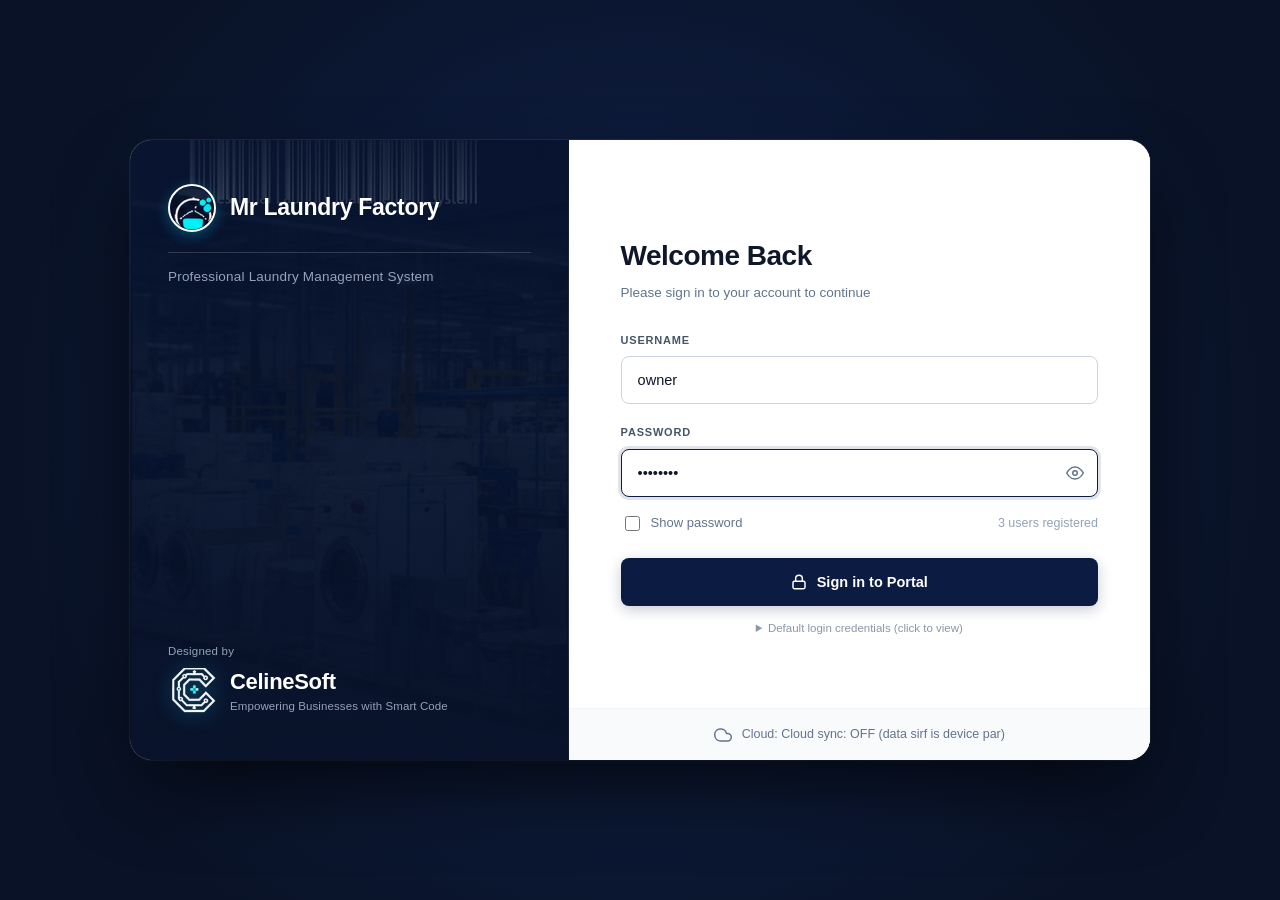
<file: index.html>
<!DOCTYPE html>
<html lang="en">
<head>
  <meta charset="UTF-8" />
  <meta name="viewport" content="width=device-width, initial-scale=1.0" />
  <title>Mr Laundry Factory Portal — Per KG Wash Business</title>
  <link rel="stylesheet" href="assets/css/styles.css" />
  <link rel="icon" href="assets/img/logo.jpeg" />
  <meta name="theme-color" content="#4f7cff" />
</head>
<body>
  <div id="app"></div>
  <div id="toast-container"></div>
  <div id="modal-root"></div>

  <!-- core -->
  <script src="assets/js/utils.js"></script>
  <script src="assets/js/db.js"></script>
  <script src="assets/js/cloud.js"></script>
  <script src="assets/js/biz.js"></script>
  <script src="assets/js/ui.js"></script>

  <!-- pages -->
  <script src="assets/js/pages/auth.js"></script>
  <script src="assets/js/pages/dashboard.js"></script>
  <script src="assets/js/pages/newsales.js"></script>
  <script src="assets/js/pages/sales.js"></script>
  <script src="assets/js/pages/delivery.js"></script>
  <script src="assets/js/pages/customers.js"></script>
  <script src="assets/js/pages/ledger.js"></script>
  <script src="assets/js/pages/products.js"></script>
  <script src="assets/js/pages/expenses.js"></script>
  <script src="assets/js/pages/purchases.js"></script>
  <script src="assets/js/pages/vendors.js"></script>
  <script src="assets/js/pages/employees.js"></script>
  <script src="assets/js/pages/drawings.js"></script>
  <script src="assets/js/pages/branches.js"></script>
  <script src="assets/js/pages/reports.js"></script>
  <script src="assets/js/pages/users.js"></script>
  <script src="assets/js/pages/settings.js"></script>

  <!-- router (sab pages ke baad) -->
  <script src="assets/js/app.js"></script>
</body>
</html>
</file>
<file: assets/css/styles.css>
/* ============================================================
   MR LAUNDRY FACTORY PORTAL — STYLESHEET
   Light + Dark theme · Sidebar shell · Cards · Tables · Modals
   ============================================================ */

:root {
  --brand: #4f7cff;
  --brand-2: #7c5cff;
  --brand-soft: #eef3ff;
  --bg: #f4f6fb;
  --surface: #ffffff;
  --surface-2: #f8fafc;
  --surface-3: #eff2f9;
  --border: #e4e8f1;
  --border-strong: #d3d9e6;
  --text: #101828;
  --text-2: #5a6577;
  --text-3: #8b95a7;
  --ok: #16a34a;
  --ok-soft: #e8f8ee;
  --warn: #d97706;
  --warn-soft: #fef4e6;
  --danger: #dc2626;
  --danger-soft: #fdeded;
  --info: #0891b2;
  --info-soft: #e6f7fb;
  --shadow: 0 1px 2px rgba(16, 24, 40, .05), 0 8px 24px rgba(16, 24, 40, .06);
  --shadow-lg: 0 18px 50px rgba(16, 24, 40, .16);
  --r: 14px;
  --r-sm: 10px;
  --sidebar-w: 262px;
}

html[data-theme="dark"] {
  --brand: #6b93ff;
  --brand-2: #9b7cff;
  --brand-soft: #1b2440;
  --bg: #0b1220;
  --surface: #121a2b;
  --surface-2: #172033;
  --surface-3: #1d2740;
  --border: #253048;
  --border-strong: #33405d;
  --text: #eaf0ff;
  --text-2: #9aa7c2;
  --text-3: #6f7d99;
  --ok: #34d399; --ok-soft: #0f2f24;
  --warn: #fbbf24; --warn-soft: #33270f;
  --danger: #f87171; --danger-soft: #35191b;
  --info: #38bdf8; --info-soft: #0e2a3a;
  --shadow: 0 1px 2px rgba(0, 0, 0, .4), 0 10px 30px rgba(0, 0, 0, .35);
  --shadow-lg: 0 24px 60px rgba(0, 0, 0, .5);
}

* { box-sizing: border-box; -webkit-tap-highlight-color: transparent; }
html, body { height: 100%; }
body {
  margin: 0;
  font-family: 'Inter', -apple-system, BlinkMacSystemFont, 'Segoe UI', Roboto, Tahoma, sans-serif;
  background: var(--bg); color: var(--text);
  font-size: 14px; line-height: 1.5;
  -webkit-font-smoothing: antialiased;
}
a { color: inherit; text-decoration: none; }
h1, h2, h3, h4 { margin: 0; }
::selection { background: rgba(79, 124, 255, .25); }
::-webkit-scrollbar { width: 10px; height: 10px; }
::-webkit-scrollbar-thumb { background: var(--border-strong); border-radius: 20px; border: 3px solid transparent; background-clip: content-box; }
::-webkit-scrollbar-track { background: transparent; }

/* ============ SHELL ============ */
.shell { display: flex; min-height: 100vh; }

.sidebar {
  width: var(--sidebar-w); flex: 0 0 var(--sidebar-w);
  background: #0d1736; border-right: 1px solid rgba(255, 255, 255, 0.08);
  display: flex; flex-direction: column;
  position: sticky; top: 0; height: 100vh; z-index: 60;
  color: #cbd5e1;
}
.brand { display: flex; justify-content: center; align-items: center; padding: 22px 16px 18px; border-bottom: 1px solid rgba(255, 255, 255, 0.08); }
.brand-logo-wrap { width: 54px; height: 54px; display: flex; align-items: center; justify-content: center; }
.brand-logo-img { width: 100%; height: 100%; object-fit: contain; filter: drop-shadow(0 2px 10px rgba(0, 210, 255, 0.45)); }
.brand-logo { width: 44px; height: 44px; border-radius: 12px; object-fit: contain; filter: drop-shadow(0 2px 8px rgba(0, 210, 255, 0.4)); }
.brand-txt { display: flex; flex-direction: column; line-height: 1.25; overflow: hidden; margin-left: 10px; }
.brand-txt b { font-size: 14.5px; font-weight: 800; letter-spacing: -.2px; white-space: nowrap; overflow: hidden; text-overflow: ellipsis; color: #fff; }
.brand-txt span { font-size: 11px; color: #94a3b8; font-weight: 600; text-transform: uppercase; letter-spacing: .6px; }

.nav { flex: 1; overflow-y: auto; padding: 12px 12px 6px; }
.nav-sec { font-size: 10px; font-weight: 700; letter-spacing: 1px; text-transform: uppercase; color: #50617e; padding: 12px 10px 4px; }
.nav-item {
  display: flex; align-items: center; gap: 12px; padding: 10px 12px; border-radius: 9px;
  font-weight: 500; color: #94a3b8; cursor: pointer; margin-bottom: 3px;
  transition: all .16s ease; position: relative; font-size: 13.5px;
}
.nav-item:hover { background: rgba(255, 255, 255, 0.06); color: #ffffff; }
.nav-item.on {
  background: rgba(24, 78, 163, 0.35); border: 1px solid rgba(56, 189, 248, 0.35);
  color: #38bdf8; box-shadow: 0 4px 14px rgba(0, 0, 0, 0.25);
}
.nav-item.on .nav-ico { color: #38bdf8; filter: drop-shadow(0 2px 6px rgba(56, 189, 248, 0.4)); }
.nav-ico { width: 20px; display: flex; align-items: center; justify-content: center; font-size: 16px; color: inherit; flex-shrink: 0; }
.nav-lbl { flex: 1; }
.nav-badge { background: rgba(56, 189, 248, 0.2); color: #38bdf8; font-size: 10.5px; font-weight: 800; padding: 2px 7px; border-radius: 20px; }
.nav-item.on .nav-badge { background: rgba(56, 189, 248, 0.35); color: #fff; }
.nav-badge.warn { background: var(--warn-soft); color: var(--warn); }

.side-foot { border-top: 1px solid rgba(255, 255, 255, 0.08); padding: 12px; }
.sf-user { display: flex; gap: 10px; align-items: center; margin-bottom: 10px; }
.avatar {
  width: 36px; height: 36px; border-radius: 50%; display: grid; place-items: center; flex: 0 0 36px;
  background: #1d4ed8; color: #fff; font-weight: 800; font-size: 12.5px;
}
.sf-txt { display: flex; flex-direction: column; line-height: 1.25; overflow: hidden; }
.sf-txt b { font-size: 13px; color: #fff; }
.sf-txt span { font-size: 11px; color: #94a3b8; font-weight: 600; }

.main { flex: 1; min-width: 0; display: flex; flex-direction: column; background: #f3f6fa; }
.topbar {
  position: sticky; top: 0; z-index: 40; display: flex; align-items: center; gap: 12px;
  padding: 14px 24px; background: #0d1736; border-bottom: 1px solid rgba(255, 255, 255, 0.08);
}
.menu-btn { display: none !important; }
.tb-title { flex: 1; min-width: 0; }
.tb-title h1 { font-size: 18px; font-weight: 700; color: #ffffff; letter-spacing: -.2px; white-space: nowrap; overflow: hidden; text-overflow: ellipsis; }
.tb-title p { margin: 2px 0 0; font-size: 12.2px; color: #94a3b8; font-weight: 400; white-space: nowrap; overflow: hidden; text-overflow: ellipsis; }
.tb-actions { display: flex; align-items: center; gap: 10px; }
.topbar .gs { background: rgba(255, 255, 255, 0.07); border: 1px solid rgba(255, 255, 255, 0.14); color: #ffffff; border-radius: 8px; }
.topbar .gs::placeholder { color: #94a3b8; }
.topbar .icon-btn { background: rgba(255, 255, 255, 0.07); border: 1px solid rgba(255, 255, 255, 0.14); color: #ffffff; border-radius: 8px; }
.topbar .icon-btn:hover { background: rgba(255, 255, 255, 0.14); color: #ffffff; }
.btn-teal { background: #176d7d; color: #ffffff; border-radius: 8px; font-weight: 600; padding: 8px 16px; border: none; display: inline-flex; align-items: center; gap: 6px; cursor: pointer; transition: background .15s ease; font-size: 13px; }
.btn-teal:hover { background: #125764; }
.page { padding: 22px 26px; flex: 1; }
.foot { padding: 14px 18px 22px; color: var(--text-3); font-size: 11.5px; text-align: center; }
.side-overlay { display: none; }

/* ============ GLOBAL SEARCH ============ */
.gs-wrap { position: relative; }
.gs { width: 230px; }
.gs-drop {
  position: absolute; top: calc(100% + 6px); left: 0; width: 340px; max-height: 380px; overflow-y: auto;
  background: var(--surface); border: 1px solid var(--border); border-radius: var(--r);
  box-shadow: var(--shadow-lg); padding: 6px; display: none; z-index: 80;
}
.gs-drop.show { display: block; animation: pop .16s ease; }
.gs-sec { font-size: 10.5px; font-weight: 800; color: var(--text-3); text-transform: uppercase; letter-spacing: .6px; padding: 8px 8px 4px; }
.gs-item { display: flex; gap: 10px; padding: 8px; border-radius: 9px; cursor: pointer; align-items: flex-start; }
.gs-item:hover { background: var(--surface-2); }
.gs-item b { font-size: 13px; display: block; }
.gs-item i { font-size: 11.5px; color: var(--text-3); font-style: normal; }
.gs-empty { padding: 14px; text-align: center; color: var(--text-3); font-size: 12.5px; }
@keyframes pop { from { opacity: 0; transform: translateY(-6px) } to { opacity: 1; transform: none } }

/* ============ BUTTONS ============ */
.btn {
  display: inline-flex; align-items: center; justify-content: center; gap: 7px;
  padding: 10px 15px; border-radius: 11px; border: 1px solid transparent;
  font-family: inherit; font-size: 13.2px; font-weight: 700; cursor: pointer;
  transition: transform .14s ease, box-shadow .18s ease, background .18s ease, color .18s ease;
  white-space: nowrap; background: var(--surface-3); color: var(--text);
}
.btn:active { transform: scale(.97); }
.btn:hover { box-shadow: var(--shadow); }
.btn-primary { background: linear-gradient(135deg, var(--brand), var(--brand-2)); color: #fff; box-shadow: 0 8px 20px rgba(79, 124, 255, .3); }
.btn-ghost { background: var(--surface); border-color: var(--border); color: var(--text-2); }
.btn-ghost:hover { background: var(--surface-2); color: var(--text); }
.btn-danger { background: var(--danger); color: #fff; }
.btn-success { background: linear-gradient(135deg, #22c55e, #16a34a); color: #fff; box-shadow: 0 8px 20px rgba(22, 163, 74, .3); }
.btn-warn { background: linear-gradient(135deg, #f59e0b, #d97706); color: #fff; }
.btn-sm { padding: 7px 11px; font-size: 12.3px; border-radius: 9px; }
.btn-xs { padding: 5px 9px; font-size: 11.4px; border-radius: 8px; }
.btn-lg { padding: 14px 22px; font-size: 15px; border-radius: 13px; }
.btn-block { width: 100%; }
.icon-btn {
  width: 38px; height: 38px; display: grid; place-items: center; border-radius: 11px;
  background: var(--surface); border: 1px solid var(--border); color: var(--text-2);
  cursor: pointer; font-size: 15px; transition: all .16s ease;
}
.icon-btn:hover { background: var(--surface-2); color: var(--text); box-shadow: var(--shadow); }
.btn[disabled] { opacity: .5; cursor: not-allowed; }
.btn-row { display: flex; gap: 8px; flex-wrap: wrap; }

/* ============ INPUTS ============ */
.inp, select.inp, textarea.inp {
  width: 100%; padding: 10px 12px; border-radius: 11px; border: 1.5px solid var(--border);
  background: var(--surface); color: var(--text); font-family: inherit; font-size: 13.6px; font-weight: 600;
  transition: border .16s ease, box-shadow .16s ease; outline: none;
}
.inp:focus { border-color: var(--brand); box-shadow: 0 0 0 4px color-mix(in srgb, var(--brand) 16%, transparent); }
.inp-sm { padding: 7px 10px; font-size: 12.6px; border-radius: 9px; }
.inp-xs { padding: 5px 8px; font-size: 12px; border-radius: 8px; }
textarea.inp { min-height: 74px; resize: vertical; font-weight: 500; }
label.fld { display: block; margin-bottom: 12px; }
label.fld > span { display: block; font-size: 11.6px; font-weight: 700; color: var(--text-2); margin-bottom: 5px; text-transform: uppercase; letter-spacing: .3px; }
.fld-hint { font-size: 11.2px; color: var(--text-3); margin-top: 4px; font-weight: 500; }
.req { color: var(--danger); }
.inp-money { font-variant-numeric: tabular-nums; }

/* ============ CARDS ============ */
.card { background: var(--surface); border: 1px solid var(--border); border-radius: var(--r); box-shadow: var(--shadow); }
.card + .card { margin-top: 14px; }
.card-head { display: flex; align-items: center; gap: 10px; padding: 14px 16px; border-bottom: 1px solid var(--border); flex-wrap: wrap; }
.card-head h3 { font-size: 14.5px; font-weight: 800; }
.card-head .sp { flex: 1; }
.card-head p { margin: 2px 0 0; font-size: 11.8px; color: var(--text-3); }
.card-body { padding: 16px; }
.card-body.tight { padding: 10px; }
.card-flat { box-shadow: none; }

/* ============ STAT CARDS ============ */
.stats { display: grid; grid-template-columns: repeat(auto-fit, minmax(205px, 1fr)); gap: 13px; margin-bottom: 14px; }
.stat {
  background: var(--surface); border: 1px solid var(--border); border-radius: var(--r);
  padding: 14px 15px; box-shadow: var(--shadow); position: relative; overflow: hidden;
  transition: transform .18s ease, box-shadow .18s ease;
}
.stat::after { content: ''; position: absolute; inset: 0 auto 0 0; width: 4px; background: var(--brand); opacity: .85; }
.stat:hover { transform: translateY(-3px); box-shadow: var(--shadow-lg); }
.stat-click { cursor: pointer; }
.stat-top { display: flex; align-items: center; gap: 8px; margin-bottom: 8px; }
.stat-ic { font-size: 15px; }
.stat-lbl { font-size: 11.4px; font-weight: 700; color: var(--text-2); text-transform: uppercase; letter-spacing: .35px; }
.stat-val { font-size: 24px; font-weight: 850; letter-spacing: -.7px; font-variant-numeric: tabular-nums; }
.stat-foot { font-size: 11.4px; color: var(--text-3); margin-top: 5px; font-weight: 600; }
.stat.good::after { background: var(--ok); }
.stat.good .stat-val { color: var(--ok); }
.stat.bad::after { background: var(--danger); }
.stat.bad .stat-val { color: var(--danger); }
.stat.warn::after { background: var(--warn); }
.stat.warn .stat-val { color: var(--warn); }
.stat.info::after { background: var(--info); }
.stat.info .stat-val { color: var(--info); }
.stat.purple::after { background: var(--brand-2); }

/* ============ PERIOD BAR ============ */
.period-bar {
  display: flex; align-items: center; gap: 10px; flex-wrap: wrap;
  background: var(--surface); border: 1px solid var(--border); border-radius: var(--r);
  padding: 10px 12px; margin-bottom: 14px; box-shadow: var(--shadow);
}
.seg { display: flex; gap: 4px; background: var(--surface-3); padding: 4px; border-radius: 11px; }
.seg-btn {
  border: 0; background: transparent; padding: 7px 13px; border-radius: 8px; cursor: pointer;
  font-family: inherit; font-size: 12.5px; font-weight: 700; color: var(--text-2); transition: all .16s ease; white-space: nowrap;
}
.seg-btn:hover { color: var(--text); }
.seg-btn.on { background: var(--surface); color: var(--brand); box-shadow: var(--shadow); }
.pb-lbl { font-size: 12px; font-weight: 700; color: var(--text-2); }

/* ============ TABS ============ */
.tabs { display: flex; gap: 6px; flex-wrap: wrap; margin-bottom: 14px; border-bottom: 1px solid var(--border); padding-bottom: 2px; }
.tab {
  padding: 9px 14px; border-radius: 10px 10px 0 0; border: 0; background: transparent; cursor: pointer;
  font-family: inherit; font-size: 13px; font-weight: 700; color: var(--text-2); position: relative; transition: all .16s;
}
.tab:hover { color: var(--text); background: var(--surface-2); }
.tab.on { color: var(--brand); }
.tab.on::after { content: ''; position: absolute; left: 10px; right: 10px; bottom: -3px; height: 3px; border-radius: 3px; background: linear-gradient(90deg, var(--brand), var(--brand-2)); }

/* ============ TABLES ============ */
.tbl-wrap { overflow-x: auto; border-radius: var(--r); }
table.tbl { width: 100%; border-collapse: separate; border-spacing: 0; font-size: 13px; min-width: 620px; }
table.tbl th {
  text-align: left; font-size: 10.9px; text-transform: uppercase; letter-spacing: .5px; color: var(--text-3);
  font-weight: 800; padding: 10px 12px; background: var(--surface-2); border-bottom: 1px solid var(--border); white-space: nowrap;
  position: sticky; top: 0; z-index: 2;
}
table.tbl th.sortable { cursor: pointer; user-select: none; }
table.tbl th.sortable:hover { color: var(--brand); }
table.tbl td { padding: 10px 12px; border-bottom: 1px solid var(--border); vertical-align: middle; }
table.tbl tbody tr { transition: background .14s ease; }
table.tbl tbody tr:hover { background: var(--surface-2); }
table.tbl tbody tr.row-click { cursor: pointer; }
table.tbl tfoot td { padding: 10px 12px; font-weight: 800; background: var(--surface-2); border-top: 2px solid var(--border-strong); }
.t-right { text-align: right; font-variant-numeric: tabular-nums; }
.t-center { text-align: center; }
.t-mono { font-variant-numeric: tabular-nums; }
.t-strong { font-weight: 800; }
.t-muted { color: var(--text-3); }
.t-ok { color: var(--ok); font-weight: 700; }
.t-bad { color: var(--danger); font-weight: 700; }
.t-warn { color: var(--warn); font-weight: 700; }
.t-nowrap { white-space: nowrap; }

/* ============ PILLS & BADGES ============ */
.pill { display: inline-block; padding: 3px 9px; border-radius: 20px; font-size: 11px; font-weight: 800; white-space: nowrap; }
.pill-ok { background: var(--ok-soft); color: var(--ok); }
.pill-warn { background: var(--warn-soft); color: var(--warn); }
.pill-due { background: var(--danger-soft); color: var(--danger); }
.pill-muted { background: var(--surface-3); color: var(--text-3); }
.pill-info { background: var(--info-soft); color: var(--info); }
.pill-brand { background: var(--brand-soft); color: var(--brand); }
.tag { display: inline-block; padding: 2px 8px; border-radius: 7px; font-size: 11px; font-weight: 800; background: var(--surface-3); color: var(--text-2); }

.empty { padding: 38px 16px; text-align: center; color: var(--text-3); font-weight: 600; font-size: 13px; }
.empty-ico { font-size: 34px; margin-bottom: 8px; opacity: .8; }

/* ============ LAYOUT HELPERS ============ */
.grid { display: grid; gap: 14px; }
.g2 { grid-template-columns: repeat(2, minmax(0, 1fr)); }
.g3 { grid-template-columns: repeat(3, minmax(0, 1fr)); }
.g4 { grid-template-columns: repeat(4, minmax(0, 1fr)); }
.g-2-1 { grid-template-columns: 2fr 1fr; }
.g-1-2 { grid-template-columns: 1fr 2fr; }
.row { display: flex; gap: 10px; align-items: center; flex-wrap: wrap; }
.row.nowrap { flex-wrap: nowrap; }
.spread { display: flex; align-items: center; justify-content: space-between; gap: 10px; flex-wrap: wrap; }
.mt0 { margin-top: 0 } .mt6 { margin-top: 6px } .mt10 { margin-top: 10px } .mt14 { margin-top: 14px } .mt20 { margin-top: 20px }
.mb0 { margin-bottom: 0 } .mb6 { margin-bottom: 6px } .mb10 { margin-bottom: 10px } .mb14 { margin-bottom: 14px }
.muted { color: var(--text-3) } .dim { color: var(--text-2) }
.small { font-size: 12px } .tiny { font-size: 11px }
.big { font-size: 20px; font-weight: 850; letter-spacing: -.4px }
.center { text-align: center } .right { text-align: right }
.flex1 { flex: 1 } .grow { flex: 1 1 220px }
.hide { display: none !important }
.nowrap { white-space: nowrap }
.divider { height: 1px; background: var(--border); margin: 12px 0 }
.kv { display: flex; justify-content: space-between; gap: 12px; padding: 8px 0; border-bottom: 1px dashed var(--border); font-size: 13px; }
.kv:last-child { border-bottom: 0; }
.kv span { color: var(--text-2); font-weight: 600; }
.kv b { font-weight: 800; font-variant-numeric: tabular-nums; }
.kv.total { border-top: 2px solid var(--border-strong); border-bottom: 0; margin-top: 6px; padding-top: 10px; font-size: 15px; }
.kv.total b { font-size: 17px; }
.note-box { background: var(--warn-soft); border: 1px dashed color-mix(in srgb, var(--warn) 45%, transparent); color: var(--text); border-radius: var(--r-sm); padding: 10px 12px; font-size: 12.4px; line-height: 1.6; }
.note-box.info { background: var(--info-soft); border-color: color-mix(in srgb, var(--info) 40%, transparent); }
.note-box.ok { background: var(--ok-soft); border-color: color-mix(in srgb, var(--ok) 40%, transparent); }
.note-box.bad { background: var(--danger-soft); border-color: color-mix(in srgb, var(--danger) 40%, transparent); }

/* ============ CHART ============ */
.chart-wrap { width: 100%; }
.bar-chart { width: 100%; display: block; color: var(--text-3); }
.chart-legend { display: flex; gap: 14px; justify-content: center; font-size: 11.6px; color: var(--text-2); font-weight: 700; margin-top: 6px; }
.dot { width: 9px; height: 9px; border-radius: 3px; display: inline-block; margin-right: 5px; }
.dot.inc { background: linear-gradient(135deg, #4f7cff, #7c5cff); }
.dot.exp { background: linear-gradient(135deg, #f87171, #ef4444); }

/* progress rows */
.prow { margin-bottom: 11px; }
.prow-top { display: flex; justify-content: space-between; font-size: 12.4px; font-weight: 700; margin-bottom: 5px; color: var(--text-2); }
.prow-top b { color: var(--text); }
.pbar { height: 9px; background: var(--surface-3); border-radius: 20px; overflow: hidden; }
.pbar i { display: block; height: 100%; border-radius: 20px; transition: width .5s cubic-bezier(.4, 0, .2, 1); }

/* donut */
.donut-wrap { display: flex; gap: 18px; align-items: center; flex-wrap: wrap; }
.donut { width: 138px; height: 138px; border-radius: 50%; position: relative; flex: 0 0 138px; }
.donut-hole {
  position: absolute; inset: 16px; background: var(--surface); border-radius: 50%;
  display: grid; place-items: center; align-content: center; text-align: center;
}
.donut-hole b { font-size: 20px; font-weight: 850; letter-spacing: -.5px; }
.donut-hole span { font-size: 10.5px; color: var(--text-3); font-weight: 700; letter-spacing: .8px; }
.donut-legend { flex: 1; min-width: 200px; }
.dl-row { display: flex; align-items: center; gap: 8px; padding: 6px 0; font-size: 12.6px; border-bottom: 1px dashed var(--border); }
.dl-row:last-child { border-bottom: 0; }
.dl-row i { width: 10px; height: 10px; border-radius: 3px; }
.dl-lbl { flex: 1; font-weight: 700; color: var(--text-2); }
.dl-row b { font-weight: 800; font-variant-numeric: tabular-nums; }
.dl-row em { font-style: normal; font-size: 11px; color: var(--text-3); background: var(--surface-3); padding: 1px 6px; border-radius: 6px; font-weight: 700; }

/* ============ QUICK MENU ============ */
.quick-menu { display: grid; grid-template-columns: 1fr 1fr; gap: 8px; }
.qm-item {
  text-align: left; padding: 11px 12px; border-radius: 10px; border: 1px solid var(--border);
  background: var(--surface-2); font-family: inherit; font-size: 12.8px; font-weight: 700; color: var(--text); cursor: pointer;
}
.qm-item:hover { background: var(--brand-soft); border-color: var(--brand); color: var(--brand); }

/* ============ MODAL ============ */
#modal-root { position: relative; z-index: 200; }
.modal-wrap { position: fixed; inset: 0; display: grid; place-items: center; padding: 18px; z-index: 200; }
.modal-backdrop { position: absolute; inset: 0; background: rgba(9, 14, 26, .55); backdrop-filter: blur(3px); opacity: 0; transition: opacity .2s ease; }
.modal-wrap.show .modal-backdrop { opacity: 1; }
.modal {
  position: relative; background: var(--surface); border-radius: 18px; box-shadow: var(--shadow-lg);
  width: 100%; max-width: 640px; max-height: 92vh; display: flex; flex-direction: column;
  transform: translateY(16px) scale(.98); opacity: 0; transition: all .24s cubic-bezier(.4, 0, .2, 1);
  border: 1px solid var(--border);
}
.modal-wrap.show .modal { transform: none; opacity: 1; }
.modal-sm { max-width: 430px; }
.modal-lg { max-width: 880px; }
.modal-xl { max-width: 1120px; }
.modal-head { display: flex; align-items: center; gap: 10px; padding: 15px 18px; border-bottom: 1px solid var(--border); }
.modal-head h3 { flex: 1; font-size: 15.5px; font-weight: 800; }
.modal-body { padding: 18px; overflow-y: auto; }
.modal-foot { padding: 13px 18px; border-top: 1px solid var(--border); display: flex; justify-content: flex-end; gap: 8px; flex-wrap: wrap; background: var(--surface-2); border-radius: 0 0 18px 18px; }

/* ============ TOAST ============ */
#toast-container { position: fixed; top: 16px; right: 16px; z-index: 400; display: flex; flex-direction: column; gap: 9px; pointer-events: none; }
.toast {
  display: flex; gap: 10px; align-items: center; min-width: 250px; max-width: 400px;
  background: var(--surface); border: 1px solid var(--border); border-left: 4px solid var(--brand);
  border-radius: 12px; padding: 12px 14px; box-shadow: var(--shadow-lg); font-size: 13px; font-weight: 650;
  animation: toastIn .28s cubic-bezier(.4, 0, .2, 1); pointer-events: auto;
}
.toast.out { animation: toastOut .3s forwards ease; }
.toast-success { border-left-color: var(--ok); }
.toast-error { border-left-color: var(--danger); }
.toast-warn { border-left-color: var(--warn); }
.t-ico { font-size: 15px; }
@keyframes toastIn { from { opacity: 0; transform: translateX(40px) } to { opacity: 1; transform: none } }
@keyframes toastOut { to { opacity: 0; transform: translateX(40px) } }

/* ============ PICKER ============ */
.picker { display: flex; gap: 8px; }
.picker select { flex: 1; }
.picker .btn { flex: 0 0 auto; }

/* ============ CATEGORY INPUT GRID (New Sales) ============ */
.cat-grid { display: grid; grid-template-columns: repeat(auto-fit, minmax(230px, 1fr)); gap: 12px; }
.cat-card { border: 1.6px solid var(--border); border-radius: var(--r); padding: 13px; background: var(--surface-2); transition: all .18s ease; }
.cat-card.on { border-color: var(--cat-color, var(--brand)); background: color-mix(in srgb, var(--cat-color, var(--brand)) 8%, var(--surface)); box-shadow: 0 8px 22px color-mix(in srgb, var(--cat-color, var(--brand)) 18%, transparent); }
.cat-card-head { display: flex; align-items: center; gap: 8px; margin-bottom: 10px; }
.cat-dot { width: 12px; height: 12px; border-radius: 4px; background: var(--cat-color, var(--brand)); }
.cat-name { font-weight: 800; font-size: 13.6px; flex: 1; }
.cat-kg-input { display: flex; align-items: center; gap: 8px; }
.cat-kg-input .inp { font-size: 20px; font-weight: 850; padding: 9px 11px; text-align: center; }
.cat-unit { font-weight: 800; color: var(--text-3); font-size: 12.5px; }
.cat-items { display: flex; flex-wrap: wrap; gap: 6px; margin-top: 10px; }
.item-chip {
  border: 1.4px solid var(--border); background: var(--surface); border-radius: 9px; padding: 6px 10px;
  font-size: 12.2px; font-weight: 700; cursor: pointer; color: var(--text-2); transition: all .15s ease; font-family: inherit;
}
.item-chip:hover { border-color: var(--brand); color: var(--brand); transform: translateY(-1px); }
.item-chip.on { background: var(--brand); border-color: var(--brand); color: #fff; box-shadow: 0 6px 16px rgba(79, 124, 255, .3); }
.item-chip small { opacity: .75; font-weight: 700; }

.kg-total-bar {
  display: flex; align-items: center; gap: 16px; flex-wrap: wrap;
  background: linear-gradient(135deg, var(--brand), var(--brand-2)); color: #fff;
  border-radius: var(--r); padding: 14px 18px; box-shadow: 0 14px 34px rgba(79, 124, 255, .28);
}
.kg-total-bar .kt-lbl { font-size: 11.6px; font-weight: 700; opacity: .9; text-transform: uppercase; letter-spacing: .5px; }
.kg-total-bar .kt-val { font-size: 26px; font-weight: 850; letter-spacing: -.8px; }
.kg-total-bar .kt-sep { width: 1px; align-self: stretch; background: rgba(255, 255, 255, .3); }
.kg-total-bar .kt-item { min-width: 108px; }

/* summary sticky panel */
.sum-panel { position: sticky; top: 84px; }
.bill-lines { border: 1px solid var(--border); border-radius: var(--r-sm); overflow: hidden; }
.bill-line { display: flex; justify-content: space-between; gap: 10px; padding: 9px 11px; font-size: 12.8px; border-bottom: 1px solid var(--border); background: var(--surface); }
.bill-line:last-child { border-bottom: 0; }
.bill-line b { font-variant-numeric: tabular-nums; }

/* ============ TIMELINE (sale detail) ============ */
.timeline { display: flex; gap: 0; align-items: flex-start; margin: 6px 0 16px; }
.tl-step { flex: 1; text-align: center; position: relative; }
.tl-step::before { content: ''; position: absolute; top: 17px; left: 0; right: 0; height: 3px; background: var(--surface-3); }
.tl-step:first-child::before { left: 50%; }
.tl-step:last-child::before { right: 50%; }
.tl-step.done::before, .tl-step.cur::before { background: var(--ok); }
.tl-dot {
  position: relative; width: 36px; height: 36px; margin: 0 auto 7px; border-radius: 50%;
  display: grid; place-items: center; background: var(--surface-3); color: var(--text-3); font-size: 15px;
  border: 3px solid var(--surface); box-shadow: 0 0 0 1px var(--border); z-index: 2;
}
.tl-step.done .tl-dot { background: var(--ok); color: #fff; box-shadow: 0 0 0 3px var(--ok-soft); }
.tl-step.cur .tl-dot { background: var(--brand); color: #fff; box-shadow: 0 0 0 3px var(--brand-soft); animation: pulse 1.8s infinite; }
@keyframes pulse { 0%, 100% { box-shadow: 0 0 0 3px var(--brand-soft) } 50% { box-shadow: 0 0 0 9px color-mix(in srgb, var(--brand) 12%, transparent) } }
.tl-lbl { font-size: 11.4px; font-weight: 800; color: var(--text-2); }
.tl-sub { font-size: 10.6px; color: var(--text-3); }

/* ============ LOGIN ============ */
.login-wrap {
  min-height: 100vh;
  display: flex;
  align-items: center;
  justify-content: center;
  padding: 24px 16px;
  background: #091226 radial-gradient(circle at 50% 48%, #10214a 0%, #091226 80%);
  box-sizing: border-box;
}

.login-card {
  width: 100%;
  max-width: 1020px;
  min-height: 620px;
  background: #ffffff;
  border-radius: 22px;
  box-shadow: 0 35px 80px -15px rgba(0, 0, 0, 0.75), 0 0 0 1px rgba(255, 255, 255, 0.08);
  display: grid;
  grid-template-columns: 43% 57%;
  overflow: hidden;
  position: relative;
  animation: cardIn .45s cubic-bezier(.34, 1.3, .64, 1);
}

@keyframes cardIn {
  from { opacity: 0; transform: translateY(20px) scale(0.98); }
  to { opacity: 1; transform: none; }
}

/* Left side: Factory background & branding */
.login-left-panel {
  position: relative;
  background: url('../img/factory-seamless-bg.jpg') center center / cover no-repeat;
  display: flex;
  flex-direction: column;
  justify-content: space-between;
  padding: 44px 38px;
  color: #ffffff;
  overflow: hidden;
  box-sizing: border-box;
}

.login-left-panel::before {
  content: '';
  position: absolute;
  inset: 0;
  background: linear-gradient(180deg, rgba(8, 20, 48, 0.88) 0%, rgba(10, 24, 56, 0.52) 45%, rgba(8, 18, 42, 0.92) 100%);
  pointer-events: none;
  z-index: 1;
}

.login-brand-top,
.login-brand-bottom {
  position: relative;
  z-index: 2;
}

.login-brand-header-row {
  display: flex;
  align-items: center;
  gap: 14px;
}

.login-brand-icon-wrap {
  width: 48px;
  height: 48px;
  border-radius: 50%;
  background: #081630;
  border: 2px solid #ffffff;
  display: flex;
  align-items: center;
  justify-content: center;
  overflow: hidden;
  box-shadow: 0 4px 14px rgba(0, 210, 255, 0.3);
  flex-shrink: 0;
}

.login-brand-icon {
  width: 100%;
  height: 100%;
  object-fit: cover;
}

.login-brand-name {
  font-size: 23px;
  font-weight: 700;
  color: #ffffff;
  letter-spacing: -0.3px;
  margin: 0;
  line-height: 1.2;
}

.login-brand-divider {
  height: 1px;
  background: rgba(255, 255, 255, 0.16);
  margin: 20px 0 14px 0;
}

.login-brand-tagline {
  font-size: 13.5px;
  color: #94a3b8;
  font-weight: 500;
  letter-spacing: 0.2px;
  margin: 0;
}

.login-designed-by {
  display: block;
  font-size: 11.5px;
  color: #94a3b8;
  font-weight: 500;
  margin-bottom: 8px;
  letter-spacing: 0.2px;
}

.celinesoft-brand-row {
  display: flex;
  align-items: center;
  gap: 14px;
}

.celinesoft-icon {
  width: 48px;
  height: 48px;
  object-fit: contain;
  flex-shrink: 0;
  filter: drop-shadow(0 2px 10px rgba(0, 210, 255, 0.35));
}

.celinesoft-title {
  font-size: 22px;
  font-weight: 700;
  color: #ffffff;
  margin: 0;
  letter-spacing: -0.3px;
  line-height: 1.15;
}

.celinesoft-slogan {
  font-size: 11.5px;
  color: #94a3b8;
  font-weight: 500;
  margin: 4px 0 0 0;
  letter-spacing: 0.1px;
}

/* Right side: Login form */
.login-right-panel {
  background: #ffffff;
  display: flex;
  flex-direction: column;
  justify-content: space-between;
  height: 100%;
  box-sizing: border-box;
}

.login-form-content {
  padding: 48px 52px 24px;
  flex: 1;
  display: flex;
  flex-direction: column;
  justify-content: center;
  box-sizing: border-box;
}

.login-welcome-title {
  font-size: 28px;
  font-weight: 700;
  color: #0f172a;
  margin: 0 0 6px 0;
  letter-spacing: -0.5px;
}

.login-welcome-sub {
  font-size: 13.5px;
  color: #64748b;
  margin: 0 0 28px 0;
  font-weight: 400;
}

.login-field-group {
  margin-bottom: 20px;
  text-align: left;
}

.login-field-label {
  display: block;
  font-size: 11px;
  font-weight: 700;
  letter-spacing: 0.8px;
  color: #475569;
  margin-bottom: 8px;
  text-transform: uppercase;
}

.login-input-box {
  width: 100%;
  height: 48px;
  border: 1px solid #cbd5e1;
  border-radius: 8px;
  padding: 0 16px;
  font-size: 14.5px;
  color: #0f172a;
  background: #ffffff;
  outline: none;
  box-sizing: border-box;
  transition: border-color .15s ease, box-shadow .15s ease;
}

.login-input-box:focus {
  border-color: #0b1b42;
  box-shadow: 0 0 0 3px rgba(11, 27, 66, 0.12);
}

.login-pass-container {
  position: relative;
  width: 100%;
}

.login-pass-input {
  padding-right: 46px;
}

.login-toggle-eye {
  position: absolute;
  right: 8px;
  top: 50%;
  transform: translateY(-50%);
  background: transparent;
  border: none;
  color: #64748b;
  cursor: pointer;
  padding: 6px;
  display: flex;
  align-items: center;
  justify-content: center;
  border-radius: 6px;
  transition: color .15s, background-color .15s;
}

.login-toggle-eye:hover {
  color: #0f172a;
  background-color: #f1f5f9;
}

.login-meta-row {
  display: flex;
  justify-content: space-between;
  align-items: center;
  margin: -4px 0 24px;
}

.login-checkbox-label {
  display: inline-flex;
  align-items: center;
  gap: 8px;
  font-size: 13px;
  color: #64748b;
  cursor: pointer;
  user-select: none;
}

.login-checkbox-label input[type="checkbox"] {
  accent-color: #0c1b3e;
  width: 15px;
  height: 15px;
  cursor: pointer;
}

.login-users-count {
  font-size: 12.5px;
  color: #94a3b8;
  font-weight: 500;
}

.login-submit-btn {
  width: 100%;
  height: 48px;
  border-radius: 8px;
  background: #0b1b42;
  color: #ffffff;
  border: none;
  font-size: 14.5px;
  font-weight: 600;
  display: flex;
  align-items: center;
  justify-content: center;
  gap: 10px;
  cursor: pointer;
  transition: background-color .18s, transform .1s, box-shadow .18s;
  box-shadow: 0 4px 14px rgba(11, 27, 66, 0.22);
}

.login-submit-btn:hover {
  background: #142a66;
  box-shadow: 0 6px 18px rgba(11, 27, 66, 0.32);
}

.login-submit-btn:active {
  transform: translateY(1px);
}

.login-default-hint {
  margin-top: 14px;
  font-size: 11.5px;
  color: #64748b;
  text-align: center;
}

.login-default-hint details {
  cursor: pointer;
}

.login-default-hint summary {
  user-select: none;
  color: #64748b;
  opacity: 0.75;
  outline: none;
  transition: opacity .15s;
  font-size: 11.5px;
}

.login-default-hint summary:hover {
  opacity: 1;
  color: #0b1b42;
}

.login-hint-table {
  margin-top: 8px;
  background: #f8fafc;
  border: 1px dashed #cbd5e1;
  border-radius: 8px;
  padding: 8px 12px;
  text-align: left;
  display: grid;
  gap: 4px;
  color: #475569;
  font-size: 11.5px;
}

/* Bottom footer cloud bar */
.login-footer-bar {
  border-top: 1px solid #f1f5f9;
  background: #f8fafc;
  padding: 16px 24px;
  display: flex;
  align-items: center;
  justify-content: center;
  gap: 10px;
  color: #64748b;
  font-size: 12.5px;
  font-weight: 500;
}

.login-cloud-icon {
  color: #64748b;
  flex-shrink: 0;
}

@media (max-width: 900px) {
  .login-card {
    grid-template-columns: 1fr;
    max-width: 460px;
    min-height: auto;
    border-radius: 18px;
  }
  .login-left-panel {
    padding: 28px 24px 22px;
    min-height: auto;
  }
  .login-brand-bottom {
    display: none;
  }
  .login-form-content {
    padding: 30px 24px 20px;
  }
  .login-welcome-title {
    font-size: 24px;
  }
}

/* ============ PRINT HELPERS (screen preview) ============ */
#print-frame { position: fixed; right: 0; bottom: 0; width: 0; height: 0; border: 0; visibility: hidden; }

/* ============ RESPONSIVE ============ */
@media (max-width: 1100px) {
  .g4 { grid-template-columns: repeat(2, minmax(0, 1fr)); }
  .g-2-1, .g-1-2 { grid-template-columns: 1fr; }
}
@media (max-width: 900px) {
  .sidebar {
    position: fixed; left: 0; top: 0; transform: translateX(-104%); transition: transform .26s cubic-bezier(.4, 0, .2, 1);
    box-shadow: var(--shadow-lg);
  }
  .sidebar.open { transform: none; }
  .side-overlay { display: block; position: fixed; inset: 0; background: rgba(9, 14, 26, .5); opacity: 0; pointer-events: none; transition: opacity .2s; z-index: 55; }
  .side-overlay.show { opacity: 1; pointer-events: auto; }
  .menu-btn { display: grid !important; }
  .gs { width: 150px; }
  .page { padding: 14px; }
  .g3, .g2 { grid-template-columns: 1fr; }
}
@media (max-width: 620px) {
  .stats { grid-template-columns: 1fr; }
  .tb-title p { display: none; }
  .tb-title h1 { font-size: 15.5px; }
  .gs { display: none; }
  .g4 { grid-template-columns: 1fr; }
  .stat-val { font-size: 21px; }
  .quick-menu { grid-template-columns: 1fr; }
  .modal { max-height: 96vh; }
}

/* ============ PRINT (main window) ============ */
@media print {
  .sidebar, .topbar, .foot, .period-bar, .btn, .tabs { display: none !important; }
  body { background: #fff; }
}

/* ============ QUICK ACTION GRID (dashboard) ============ */
.qgrid { display: grid; grid-template-columns: repeat(auto-fit, minmax(150px, 1fr)); gap: 10px; }
.qa {
  display: flex; flex-direction: column; gap: 3px; text-align: left; cursor: pointer;
  border: 1px solid var(--border); border-radius: 12px; padding: 12px 13px;
  background: var(--surface-2); font-family: inherit; color: var(--text);
  transition: transform .16s ease, box-shadow .18s ease, border-color .18s ease;
}
.qa:hover { transform: translateY(-3px); box-shadow: var(--shadow); border-color: var(--brand); }
.qa span { font-size: 19px; }
.qa b { font-size: 12.9px; font-weight: 800; }
.qa i { font-size: 11px; color: var(--text-3); font-style: normal; font-weight: 600; }
.qa-brand { border-left: 4px solid var(--brand); }
.qa-ok { border-left: 4px solid var(--ok); }
.qa-warn { border-left: 4px solid var(--warn); }
.qa-info { border-left: 4px solid var(--info); }
.qa-purple { border-left: 4px solid var(--brand-2); }
.qa-dark { border-left: 4px solid var(--text-2); }

/* code snippet + mono */
.codesnip {
  background: var(--surface-3); border: 1px solid var(--border); border-radius: 8px;
  padding: 9px 11px; font-family: ui-monospace, SFMono-Regular, Menlo, Consolas, monospace;
  font-size: 11.4px; line-height: 1.6; overflow-x: auto; white-space: pre; color: var(--text-2); margin: 6px 0;
}
.mono { font-family: ui-monospace, SFMono-Regular, Menlo, Consolas, monospace; font-size: 12px; }

/* ============================================================
   NEW MODERN DASHBOARD STYLES (Matching Mockup)
   ============================================================ */

/* Alert Announcement Banner */
.dash-alert-banner {
  background: #fdf2f2;
  border: 1px solid #fecaca;
  border-radius: 12px;
  padding: 14px 18px;
  margin-bottom: 20px;
  display: flex;
  align-items: center;
  justify-content: space-between;
  gap: 16px;
  animation: cardIn .35s ease;
}
.dash-alert-icon {
  width: 42px;
  height: 42px;
  border-radius: 8px;
  background: #e04f43;
  color: #ffffff;
  display: flex;
  align-items: center;
  justify-content: center;
  font-size: 20px;
  flex-shrink: 0;
  box-shadow: 0 4px 10px rgba(224, 79, 67, 0.3);
}
.dash-alert-body {
  flex: 1;
  min-width: 0;
}
.dash-alert-ur {
  font-size: 14.5px;
  font-weight: 700;
  color: #991b1b;
  margin-bottom: 3px;
  direction: rtl;
  text-align: right;
  font-family: 'Noto Nastaliq Urdu', 'Urdu Typesetting', Tahoma, sans-serif;
  line-height: 1.5;
}
.dash-alert-en {
  font-size: 12px;
  color: #7f1d1d;
  opacity: 0.85;
  line-height: 1.4;
}
.dash-alert-close {
  background: transparent;
  border: none;
  font-size: 18px;
  color: #991b1b;
  cursor: pointer;
  padding: 4px 8px;
  border-radius: 6px;
  line-height: 1;
  transition: background .15s;
}
.dash-alert-close:hover {
  background: rgba(153, 27, 27, 0.1);
}

/* Period Switcher Row */
.dash-period-row {
  display: flex;
  align-items: center;
  justify-content: space-between;
  margin-bottom: 20px;
  flex-wrap: wrap;
  gap: 12px;
}
.dash-seg {
  display: inline-flex;
  background: #e2e8f0;
  padding: 3px;
  border-radius: 9px;
  gap: 2px;
}
.dash-seg-btn {
  border: none;
  background: transparent;
  padding: 7px 18px;
  border-radius: 7px;
  font-size: 13px;
  font-weight: 600;
  color: #64748b;
  cursor: pointer;
  transition: all .16s ease;
  white-space: nowrap;
}
.dash-seg-btn:hover {
  color: #0f172a;
}
.dash-seg-btn.on {
  background: #ffffff;
  color: #0f172a;
  box-shadow: 0 1px 4px rgba(0, 0, 0, 0.08);
}
.dash-month-select {
  background: #ffffff;
  border: 1px solid #cbd5e1;
  border-radius: 8px;
  padding: 7px 16px;
  font-size: 13px;
  font-weight: 600;
  color: #0f172a;
  cursor: pointer;
  outline: none;
  box-shadow: 0 1px 2px rgba(0, 0, 0, 0.05);
}

/* 6 KPI Cards Grid */
.dash-kpis {
  display: grid;
  grid-template-columns: repeat(6, 1fr);
  gap: 14px;
  margin-bottom: 22px;
}
.dash-kpi {
  border-radius: 12px;
  padding: 18px 16px;
  color: #ffffff;
  display: flex;
  flex-direction: column;
  justify-content: space-between;
  min-height: 126px;
  box-shadow: 0 4px 14px rgba(0, 0, 0, 0.08);
  transition: transform .16s ease, box-shadow .16s ease;
  cursor: pointer;
  text-decoration: none;
  position: relative;
  overflow: hidden;
}
.dash-kpi:hover {
  transform: translateY(-2px);
  box-shadow: 0 8px 24px rgba(0, 0, 0, 0.16);
}
.dash-kpi-top {
  margin-bottom: 12px;
}
.dash-kpi-icon-pill {
  width: 36px;
  height: 36px;
  border-radius: 8px;
  background: rgba(255, 255, 255, 0.18);
  display: flex;
  align-items: center;
  justify-content: center;
  color: #ffffff;
}
.dash-kpi-val {
  font-size: 26px;
  font-weight: 800;
  color: #ffffff;
  line-height: 1.1;
  margin-bottom: 6px;
  letter-spacing: -0.5px;
}
.dash-kpi-lbl {
  font-size: 10px;
  font-weight: 700;
  letter-spacing: 0.6px;
  text-transform: uppercase;
  color: rgba(255, 255, 255, 0.85);
}

/* 6 Card Specific Color Schemes */
.dash-kpi-rec { background: #254d74; }
.dash-kpi-del { background: #17636e; }
.dash-kpi-fac { background: #304860; }
.dash-kpi-inc { background: #185b4f; }
.dash-kpi-exp { background: #5c2c2c; }
.dash-kpi-prf { background: #6a3c1f; }

/* 2-Column Main Section */
.dash-grid-2col {
  display: grid;
  grid-template-columns: 62% 38%;
  gap: 18px;
  align-items: start;
}
.dash-col {
  display: flex;
  flex-direction: column;
  gap: 18px;
}

/* Modern Card Shell */
.dash-card {
  background: #ffffff;
  border-radius: 12px;
  border: 1px solid #e2e8f0;
  box-shadow: 0 1px 3px rgba(0, 0, 0, 0.05);
  overflow: hidden;
}
.dash-card-head {
  padding: 16px 20px;
  border-bottom: 1px solid #f1f5f9;
  display: flex;
  align-items: center;
  justify-content: space-between;
}
.dash-card-head h3 {
  font-size: 15px;
  font-weight: 700;
  color: #0f172a;
  margin: 0;
  letter-spacing: -0.2px;
}

/* Profit & Loss Table */
.dash-pl-table {
  width: 100%;
  border-collapse: collapse;
  font-size: 13.5px;
}
.dash-pl-table th {
  background: #f8fafc;
  color: #64748b;
  font-size: 11px;
  font-weight: 700;
  text-transform: uppercase;
  letter-spacing: 0.5px;
  padding: 12px 18px;
  text-align: left;
  border-bottom: 1px solid #e2e8f0;
}
.dash-pl-table td {
  padding: 13px 18px;
  border-bottom: 1px solid #f1f5f9;
  color: #1e293b;
  font-weight: 500;
}
.dash-pl-total-row td {
  border-bottom: none !important;
  font-weight: 700;
  background: #f8fafc;
}
.dash-val-ok {
  color: #16a34a !important;
  font-weight: 600;
}
.dash-val-bad {
  color: #dc2626 !important;
  font-weight: 600;
}

/* Spline Chart */
.dash-chart-legend {
  display: flex;
  align-items: center;
  gap: 18px;
  font-size: 12px;
  font-weight: 600;
  margin-top: 14px;
  margin-bottom: 8px;
  padding: 0 20px;
}
.dash-chart-leg-inc {
  display: flex;
  align-items: center;
  gap: 6px;
  color: #0891b2;
}
.dash-chart-leg-inc::before {
  content: '◆';
  color: #0891b2;
  font-size: 11px;
}
.dash-chart-leg-exp {
  display: flex;
  align-items: center;
  gap: 6px;
  color: #ea580c;
}
.dash-chart-leg-exp::before {
  content: '◆';
  color: #ea580c;
  font-size: 11px;
}
.dash-spline-wrap {
  padding: 0 16px 16px;
}

/* Summary Card */
.dash-summary-row {
  display: grid;
  grid-template-columns: repeat(3, 1fr);
  padding: 20px 24px;
  gap: 16px;
}
.dash-sum-item {
  text-align: left;
}
.dash-sum-lbl {
  font-size: 12px;
  color: #64748b;
  font-weight: 500;
  margin-bottom: 6px;
}
.dash-sum-val {
  font-size: 24px;
  font-weight: 800;
  color: #0f172a;
  letter-spacing: -0.4px;
}
.dash-sum-val.t-cyan {
  color: #0d9488;
}

/* Quick Actions */
.dash-qa-btn-wash {
  width: 100%;
  height: 44px;
  border-radius: 8px;
  background: #325d7c;
  color: #ffffff;
  border: none;
  font-size: 14px;
  font-weight: 600;
  cursor: pointer;
  transition: background .16s ease, transform .1s;
  margin-bottom: 10px;
}
.dash-qa-btn-wash:hover {
  background: #254a65;
}
.dash-qa-btn-wash:active, .dash-qa-btn-pay:active {
  transform: translateY(1px);
}
.dash-qa-btn-pay {
  width: 100%;
  height: 44px;
  border-radius: 8px;
  background: #1e7271;
  color: #ffffff;
  border: none;
  font-size: 14px;
  font-weight: 600;
  cursor: pointer;
  transition: background .16s ease, transform .1s;
}
.dash-qa-btn-pay:hover {
  background: #155857;
}

/* Balance & Advance Cards */
.dash-bal-grid {
  display: grid;
  grid-template-columns: 1fr 1fr;
  gap: 14px;
}
.dash-bal-card {
  border-radius: 12px;
  padding: 18px 16px;
  color: #ffffff;
  display: flex;
  flex-direction: column;
  gap: 8px;
  min-height: 110px;
  box-shadow: 0 4px 12px rgba(0, 0, 0, 0.08);
  transition: transform .16s ease;
}
.dash-bal-card:hover {
  transform: translateY(-2px);
}
.dash-bal-due {
  background: #2c4159;
}
.dash-bal-adv {
  background: #1e5b61;
}
.dash-bal-icon {
  width: 32px;
  height: 32px;
  border-radius: 6px;
  background: rgba(255, 255, 255, 0.18);
  display: flex;
  align-items: center;
  justify-content: center;
}
.dash-bal-lbl {
  font-size: 10px;
  font-weight: 700;
  letter-spacing: 0.6px;
  text-transform: uppercase;
  color: rgba(255, 255, 255, 0.85);
}
.dash-bal-val {
  font-size: 22px;
  font-weight: 800;
  color: #ffffff;
  letter-spacing: -0.3px;
}

/* Top Customers Table */
.dash-cust-table {
  width: 100%;
  border-collapse: collapse;
  font-size: 13px;
}
.dash-cust-table th {
  background: #f8fafc;
  color: #64748b;
  font-size: 10.5px;
  font-weight: 700;
  text-transform: uppercase;
  letter-spacing: 0.5px;
  padding: 10px 14px;
  text-align: left;
  border-bottom: 1px solid #e2e8f0;
}
.dash-cust-table td {
  padding: 12px 14px;
  border-bottom: 1px solid #f1f5f9;
  vertical-align: middle;
}
.dash-cust-avatar {
  width: 32px;
  height: 32px;
  border-radius: 50%;
  background: #e2e8f0;
  color: #1e293b;
  font-weight: 700;
  font-size: 12px;
  display: inline-flex;
  align-items: center;
  justify-content: center;
}
.dash-cust-name {
  font-weight: 600;
  color: #0f172a;
  line-height: 1.2;
}
.dash-cust-sub {
  font-size: 11px;
  color: #94a3b8;
  margin-top: 2px;
}
.dash-pill-pending {
  display: inline-block;
  padding: 3px 10px;
  border-radius: 12px;
  background: #fff7ed;
  border: 1px solid #ffedd5;
  color: #c2410c;
  font-size: 11px;
  font-weight: 600;
  white-space: nowrap;
}

/* Responsive Breakpoints */
@media (max-width: 1250px) {
  .dash-kpis {
    grid-template-columns: repeat(3, 1fr);
  }
  .dash-grid-2col {
    grid-template-columns: 1fr;
  }
}

@media (max-width: 768px) {
  .dash-kpis {
    grid-template-columns: repeat(2, 1fr);
  }
  .dash-bal-grid {
    grid-template-columns: 1fr;
  }
  .dash-summary-row {
    grid-template-columns: 1fr;
  }
}

@media (max-width: 480px) {
  .dash-kpis {
    grid-template-columns: 1fr;
  }
}
</file>
